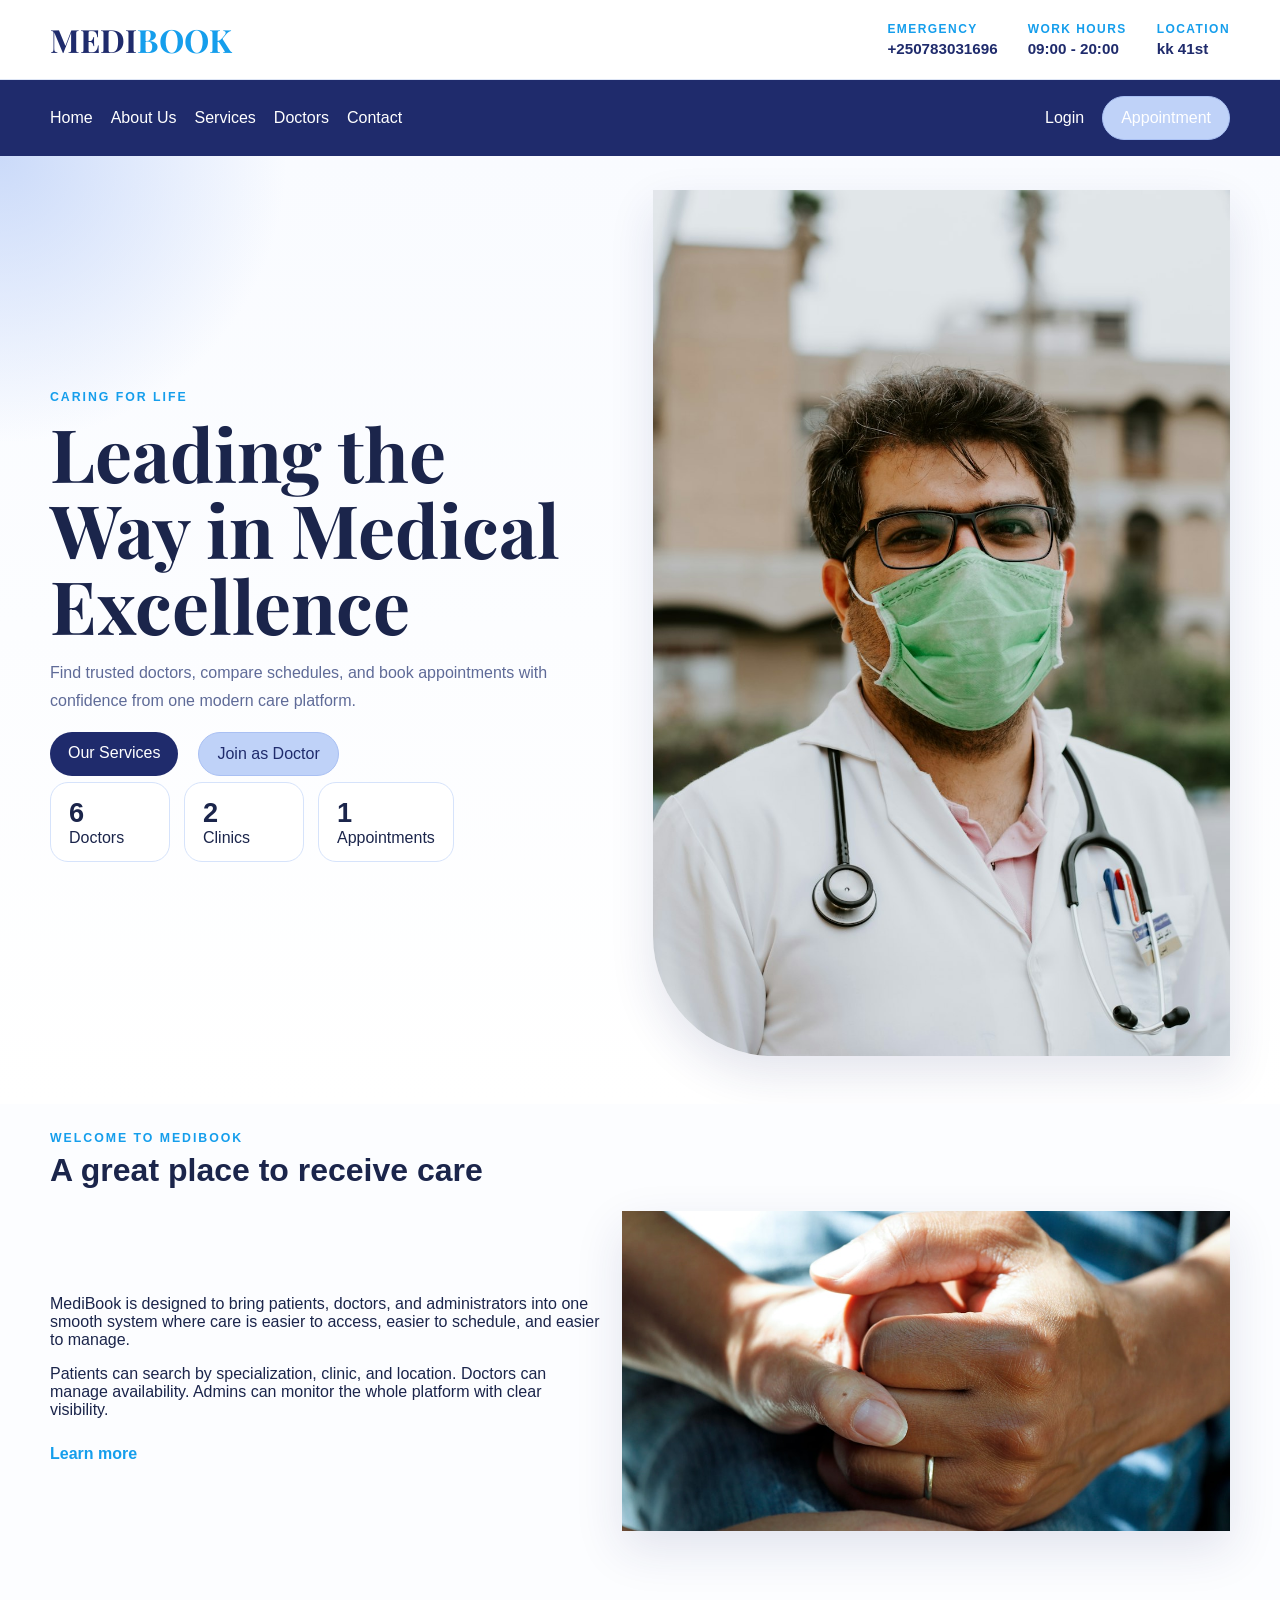
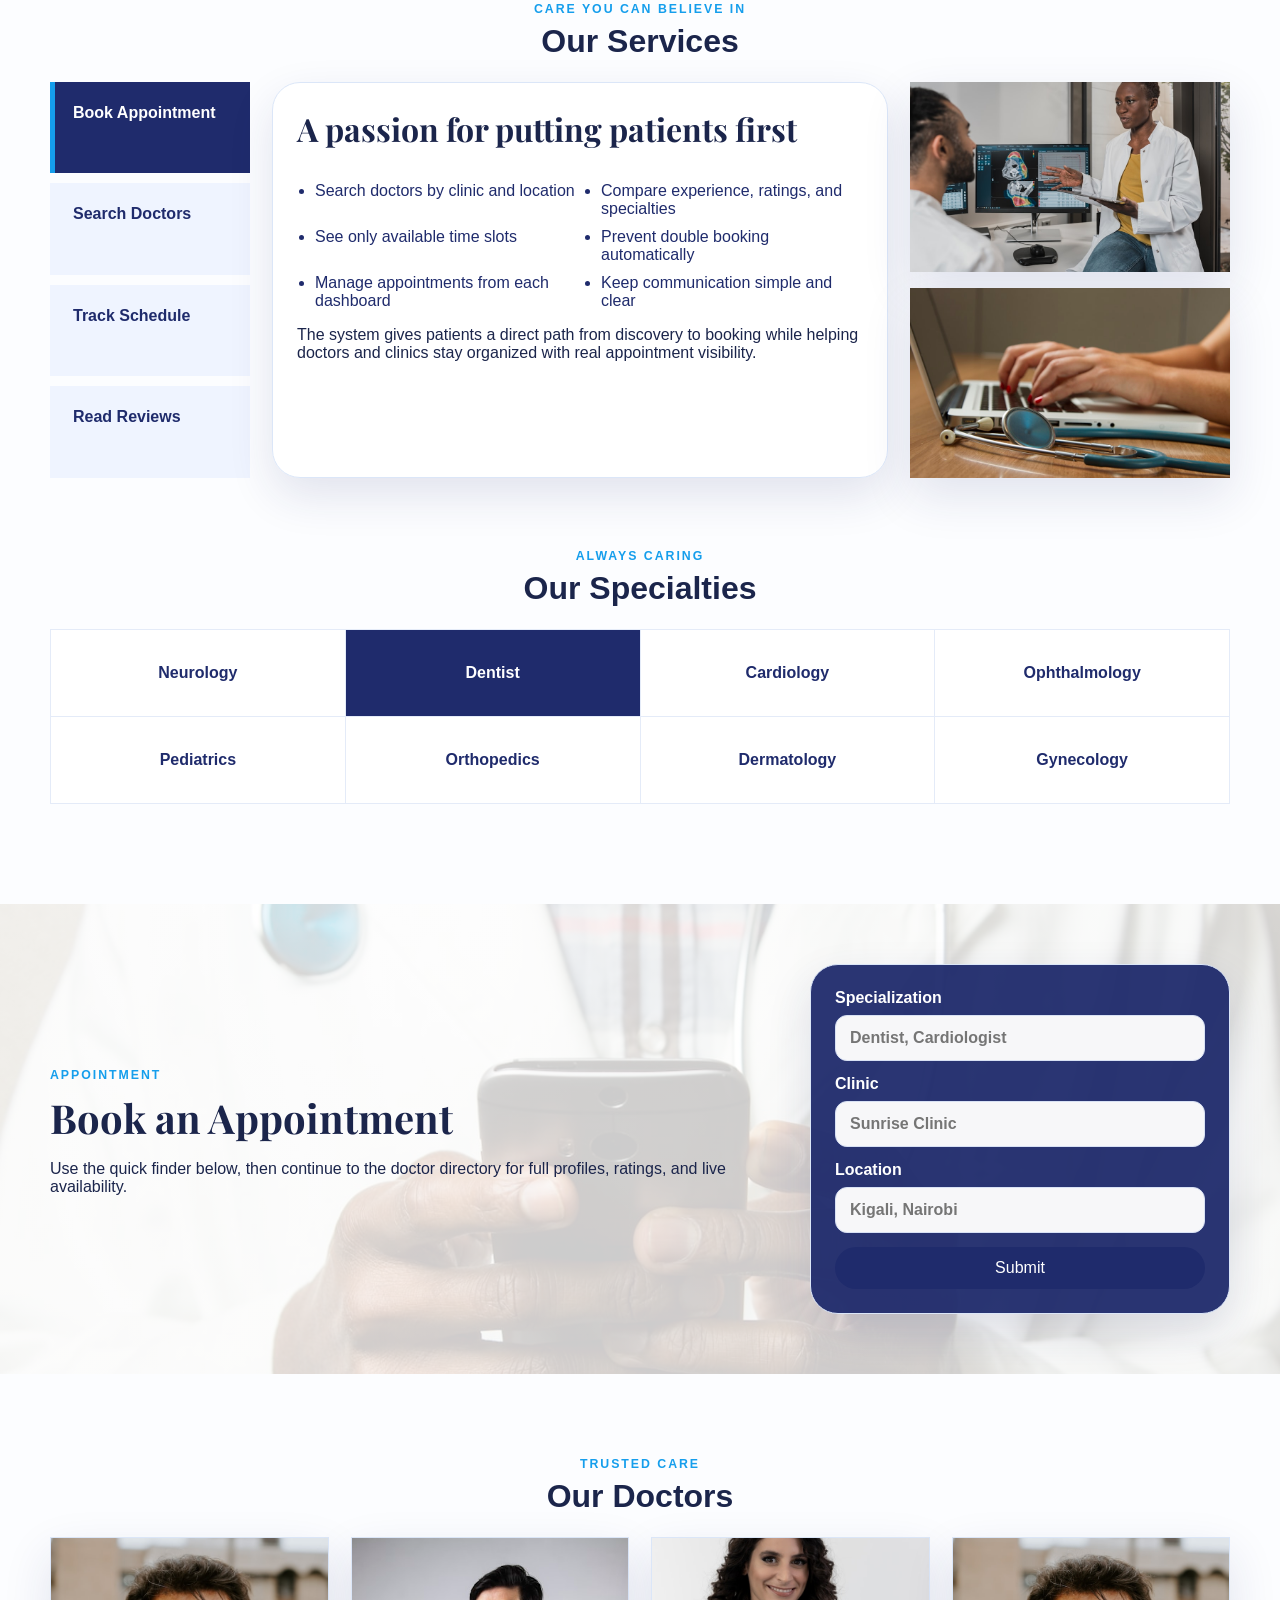
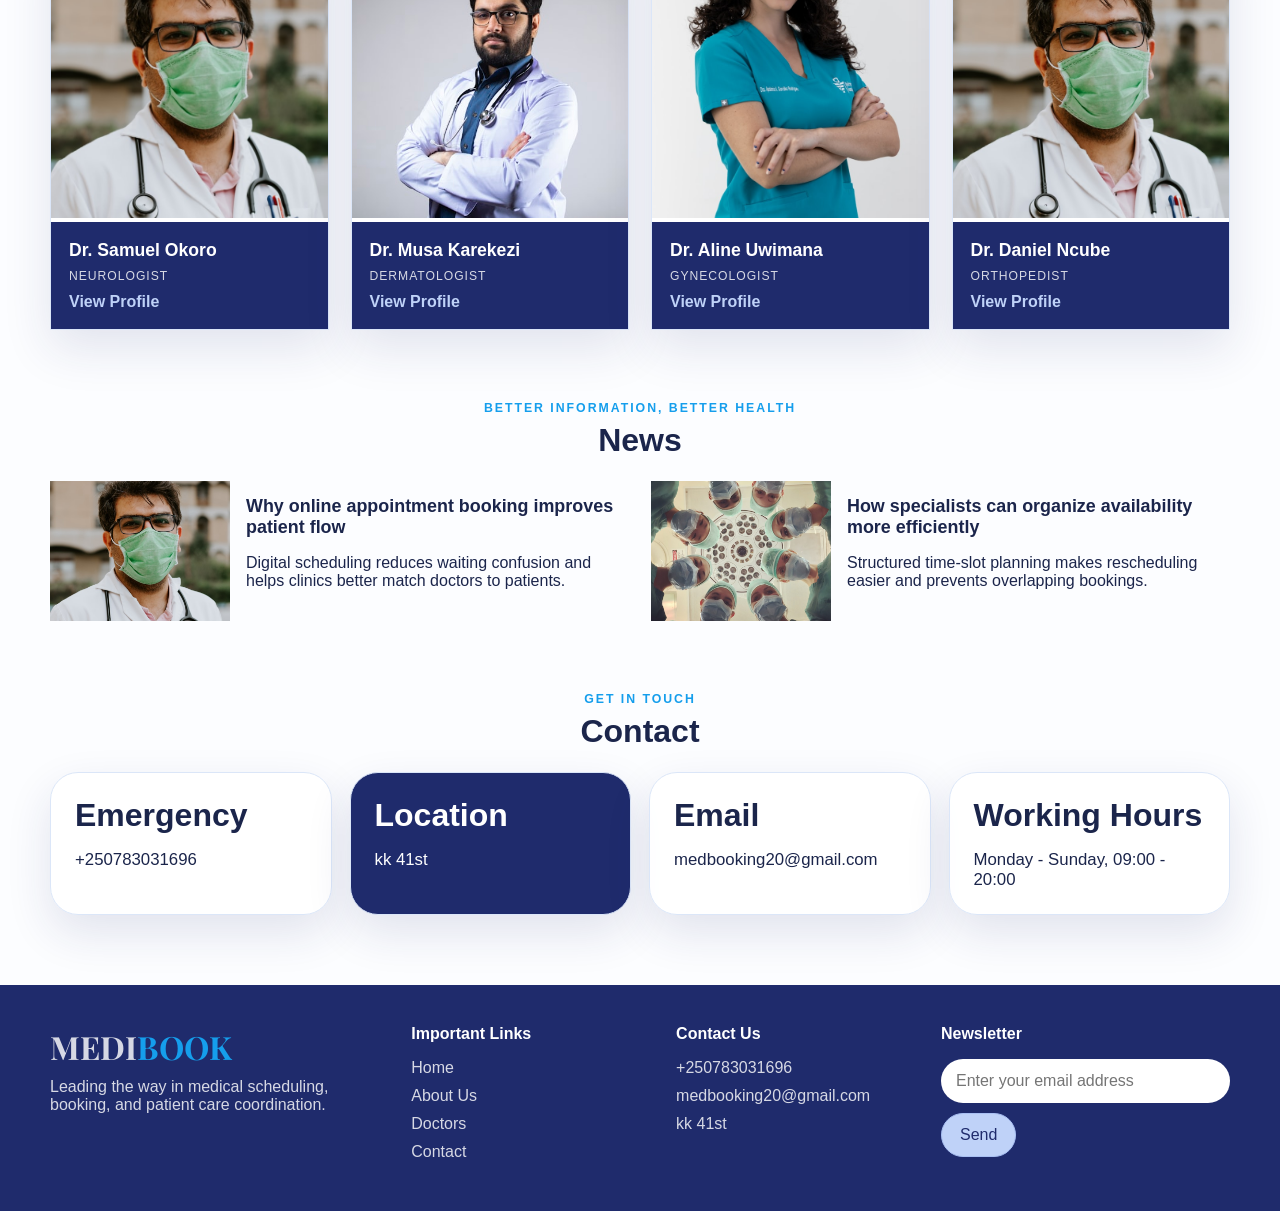
<file: index.html>
<!DOCTYPE html>
<html lang="en">
<head>
  <meta charset="UTF-8">
  <meta name="viewport" content="width=device-width, initial-scale=1.0">
  <title>MediBook | Medical Excellence</title>
  <link rel="preconnect" href="https://fonts.googleapis.com">
  <link rel="preconnect" href="https://fonts.gstatic.com" crossorigin>
  <link href="https://fonts.googleapis.com/css2?family=Manrope:wght@400;500;700;800&family=Playfair+Display:wght@600;700&display=swap" rel="stylesheet">
  <link rel="stylesheet" href="assets/css/styles.css">
</head>
<body data-page="home" class="med-style-home">
  <header class="med-topbar">
    <div class="med-topbar-inner">
      <a class="brand med-brand" href="index.html">MEDI<span>BOOK</span></a>
      <div class="med-contact-row">
        <article>
          <span>Emergency</span>
          <strong>+250783031696</strong>
        </article>
        <article>
          <span>Work Hours</span>
          <strong>09:00 - 20:00</strong>
        </article>
        <article>
          <span>Location</span>
          <strong>kk 41st</strong>
        </article>
      </div>
    </div>
  </header>

  <header class="med-navbar">
    <div class="med-navbar-inner">
      <nav class="med-links">
        <a href="index.html">Home</a>
        <a href="#about">About Us</a>
        <a href="#services">Services</a>
        <a href="doctors.html">Doctors</a>
        <a href="#contact">Contact</a>
      </nav>
      <div class="med-actions">
        <a href="login.html">Login</a>
        <a class="btn btn-secondary" href="register.html">Appointment</a>
      </div>
    </div>
  </header>

  <main>
    <section class="med-hero">
      <div class="med-hero-inner">
        <div class="med-hero-copy">
          <span class="eyebrow">Caring For Life</span>
          <h1>Leading the Way in Medical Excellence</h1>
          <p>Find trusted doctors, compare schedules, and book appointments with confidence from one modern care platform.</p>
          <div class="hero-actions hero-actions-wide">
            <a class="btn btn-primary" href="doctors.html">Our Services</a>
            <a class="btn btn-secondary" href="register.html">Join as Doctor</a>
          </div>
          <div class="hero-stats med-hero-stats">
            <article><strong id="stat-doctors">0</strong><span>Doctors</span></article>
            <article><strong id="stat-clinics">0</strong><span>Clinics</span></article>
            <article><strong id="stat-bookings">0</strong><span>Appointments</span></article>
          </div>
        </div>
        <div class="med-hero-image-wrap">
          <img class="med-hero-image" src="assets/images/home/hero-doctor.jpg" alt="Black doctor smiling in white coat">
        </div>
      </div>
    </section>

    <section id="about" class="med-welcome section">
      <div class="section-heading">
        <span class="eyebrow">Welcome To MediBook</span>
        <h2>A great place to receive care</h2>
      </div>
      <div class="med-welcome-grid">
        <div>
          <p>MediBook is designed to bring patients, doctors, and administrators into one smooth system where care is easier to access, easier to schedule, and easier to manage.</p>
          <p>Patients can search by specialization, clinic, and location. Doctors can manage availability. Admins can monitor the whole platform with clear visibility.</p>
          <a class="med-link-arrow" href="about.html">Learn more</a>
        </div>
        <img src="assets/images/home/about-team.jpg" alt="Medical team standing together">
      </div>
    </section>

    <section id="services" class="section">
      <div class="section-heading center-heading">
        <span class="eyebrow">Care You Can Believe In</span>
        <h2>Our Services</h2>
      </div>
      <div class="med-services-layout">
        <div class="med-service-tabs">
          <article class="med-tab active">Book Appointment</article>
          <article class="med-tab">Search Doctors</article>
          <article class="med-tab">Track Schedule</article>
          <article class="med-tab">Read Reviews</article>
        </div>
        <div class="card med-service-copy">
          <h3>A passion for putting patients first</h3>
          <ul class="med-check-list">
            <li>Search doctors by clinic and location</li>
            <li>Compare experience, ratings, and specialties</li>
            <li>See only available time slots</li>
            <li>Prevent double booking automatically</li>
            <li>Manage appointments from each dashboard</li>
            <li>Keep communication simple and clear</li>
          </ul>
          <p>The system gives patients a direct path from discovery to booking while helping doctors and clinics stay organized with real appointment visibility.</p>
        </div>
        <div class="med-service-images">
          <img src="assets/images/home/service-consultation.jpg" alt="Doctor speaking with patient">
          <img src="assets/images/home/service-team.jpg" alt="Doctors posing together">
        </div>
      </div>
    </section>

    <section class="section">
      <div class="section-heading center-heading">
        <span class="eyebrow">Always Caring</span>
        <h2>Our Specialties</h2>
      </div>
      <div class="med-specialties-grid">
        <article class="med-specialty-card">Neurology</article>
        <article class="med-specialty-card featured">Dentist</article>
        <article class="med-specialty-card">Cardiology</article>
        <article class="med-specialty-card">Ophthalmology</article>
        <article class="med-specialty-card">Pediatrics</article>
        <article class="med-specialty-card">Orthopedics</article>
        <article class="med-specialty-card">Dermatology</article>
        <article class="med-specialty-card">Gynecology</article>
      </div>
    </section>

    <section class="med-booking-band">
      <div class="med-booking-overlay">
        <div class="med-booking-copy">
          <span class="eyebrow">Appointment</span>
          <h2>Book an Appointment</h2>
          <p>Use the quick finder below, then continue to the doctor directory for full profiles, ratings, and live availability.</p>
        </div>
        <div class="med-booking-form card">
          <form id="home-search-form" class="stack-form">
            <label>Specialization<input type="text" name="specialization" placeholder="Dentist, Cardiologist"></label>
            <label>Clinic<input type="text" name="clinic" placeholder="Sunrise Clinic"></label>
            <label>Location<input type="text" name="location" placeholder="Kigali, Nairobi"></label>
            <button class="btn btn-primary" type="submit">Submit</button>
          </form>
        </div>
      </div>
    </section>

    <section class="section">
      <div class="section-heading center-heading">
        <span class="eyebrow">Trusted Care</span>
        <h2>Our Doctors</h2>
      </div>
      <div class="med-doctors-preview">
        <article class="med-doctor-preview">
          <img src="assets/images/doctors/samuel-okoro.jpg" alt="Black male neurologist in white coat">
          <div>
            <h3>Dr. Samuel Okoro</h3>
            <p>Neurologist</p>
            <a href="doctor-profile.html?id=d3">View Profile</a>
          </div>
        </article>
        <article class="med-doctor-preview">
          <img src="assets/images/doctors/musa-karekezi.jpg" alt="Black male dermatologist smiling">
          <div>
            <h3>Dr. Musa Karekezi</h3>
            <p>Dermatologist</p>
            <a href="doctor-profile.html?id=d4">View Profile</a>
          </div>
        </article>
        <article class="med-doctor-preview">
          <img src="assets/images/doctors/aline-uwimana.jpg" alt="Black female gynecologist smiling">
          <div>
            <h3>Dr. Aline Uwimana</h3>
            <p>Gynecologist</p>
            <a href="doctor-profile.html?id=d5">View Profile</a>
          </div>
        </article>
        <article class="med-doctor-preview">
          <img src="assets/images/doctors/daniel-ncube.jpg" alt="Black male orthopedist in consultation attire">
          <div>
            <h3>Dr. Daniel Ncube</h3>
            <p>Orthopedist</p>
            <a href="doctor-profile.html?id=d6">View Profile</a>
          </div>
        </article>
      </div>
    </section>

    <section class="section">
      <div class="section-heading center-heading">
        <span class="eyebrow">Better Information, Better Health</span>
        <h2>News</h2>
      </div>
      <div class="med-news-grid">
        <article class="med-news-card">
          <img src="assets/images/news/news-one.jpg" alt="Doctor consultation">
          <div>
            <h3>Why online appointment booking improves patient flow</h3>
            <p>Digital scheduling reduces waiting confusion and helps clinics better match doctors to patients.</p>
          </div>
        </article>
        <article class="med-news-card">
          <img src="assets/images/news/news-two.jpg" alt="Doctor assisting patient">
          <div>
            <h3>How specialists can organize availability more efficiently</h3>
            <p>Structured time-slot planning makes rescheduling easier and prevents overlapping bookings.</p>
          </div>
        </article>
      </div>
    </section>

    <section id="contact" class="section alt-section">
      <div class="section-heading center-heading">
        <span class="eyebrow">Get In Touch</span>
        <h2>Contact</h2>
      </div>
      <div class="contact-grid">
        <article class="card contact-card">
          <h2>Emergency</h2>
          <p><a href="tel:+250783031696">+250783031696</a></p>
        </article>
        <article class="card contact-card featured-contact">
          <h2>Location</h2>
          <p>kk 41st</p>
        </article>
        <article class="card contact-card">
          <h2>Email</h2>
          <p><a href="mailto:medbooking20@gmail.com">medbooking20@gmail.com</a></p>
        </article>
        <article class="card contact-card">
          <h2>Working Hours</h2>
          <p>Monday - Sunday, 09:00 - 20:00</p>
        </article>
      </div>
    </section>
  </main>

  <footer class="med-footer">
    <div class="med-footer-grid">
      <div>
        <a class="brand med-brand" href="index.html">MEDI<span>BOOK</span></a>
        <p>Leading the way in medical scheduling, booking, and patient care coordination.</p>
      </div>
      <div>
        <h3>Important Links</h3>
        <a href="index.html">Home</a>
        <a href="about.html">About Us</a>
        <a href="doctors.html">Doctors</a>
        <a href="contact.html">Contact</a>
      </div>
      <div>
        <h3>Contact Us</h3>
        <p>+250783031696</p>
        <p>medbooking20@gmail.com</p>
        <p>kk 41st</p>
      </div>
      <div>
        <h3>Newsletter</h3>
        <div class="med-newsletter">
          <input type="email" placeholder="Enter your email address">
          <button class="btn btn-secondary" type="button">Send</button>
        </div>
      </div>
    </div>
  </footer>

  <script src="assets/js/app.js"></script>
</body>
</html>
</file>
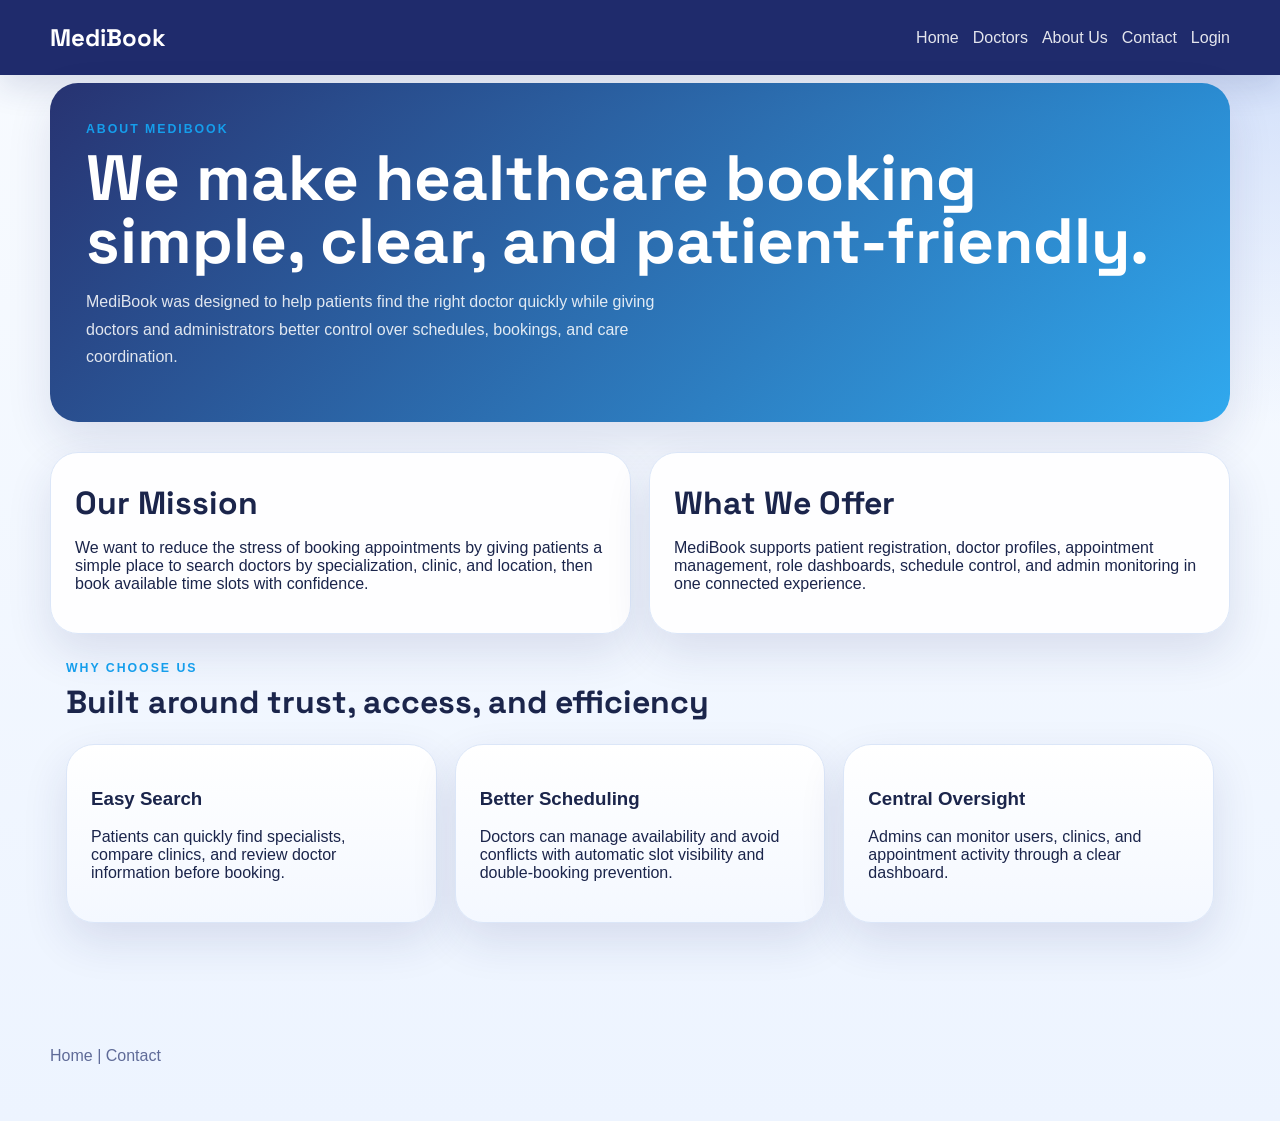
<file: about.html>
<!DOCTYPE html>
<html lang="en">
<head>
  <meta charset="UTF-8">
  <meta name="viewport" content="width=device-width, initial-scale=1.0">
  <title>MediBook | About Us</title>
  <link rel="preconnect" href="https://fonts.googleapis.com">
  <link rel="preconnect" href="https://fonts.gstatic.com" crossorigin>
  <link href="https://fonts.googleapis.com/css2?family=Manrope:wght@400;500;700;800&family=Space+Grotesk:wght@500;700&display=swap" rel="stylesheet">
  <link rel="stylesheet" href="assets/css/styles.css">
</head>
<body>
  <header class="site-header">
    <a class="brand" href="index.html">MediBook</a>
    <nav class="top-nav">
      <a href="index.html">Home</a>
      <a href="doctors.html">Doctors</a>
      <a href="about.html">About Us</a>
      <a href="contact.html">Contact</a>
      <a href="login.html">Login</a>
    </nav>
  </header>

  <main class="page-shell">
    <section class="page-banner static-banner">
      <div>
        <span class="eyebrow">About MediBook</span>
        <h1>We make healthcare booking simple, clear, and patient-friendly.</h1>
        <p>MediBook was designed to help patients find the right doctor quickly while giving doctors and administrators better control over schedules, bookings, and care coordination.</p>
      </div>
    </section>

    <section class="grid-two">
      <article class="card">
        <h2>Our Mission</h2>
        <p>We want to reduce the stress of booking appointments by giving patients a simple place to search doctors by specialization, clinic, and location, then book available time slots with confidence.</p>
      </article>
      <article class="card">
        <h2>What We Offer</h2>
        <p>MediBook supports patient registration, doctor profiles, appointment management, role dashboards, schedule control, and admin monitoring in one connected experience.</p>
      </article>
    </section>

    <section class="section">
      <div class="section-heading">
        <span class="eyebrow">Why Choose Us</span>
        <h2>Built around trust, access, and efficiency</h2>
      </div>
      <div class="feature-grid">
        <article class="feature-card">
          <h3>Easy Search</h3>
          <p>Patients can quickly find specialists, compare clinics, and review doctor information before booking.</p>
        </article>
        <article class="feature-card">
          <h3>Better Scheduling</h3>
          <p>Doctors can manage availability and avoid conflicts with automatic slot visibility and double-booking prevention.</p>
        </article>
        <article class="feature-card">
          <h3>Central Oversight</h3>
          <p>Admins can monitor users, clinics, and appointment activity through a clear dashboard.</p>
        </article>
      </div>
    </section>
  </main>

  <footer class="site-footer">
    <p><a href="index.html">Home</a> | <a href="contact.html">Contact</a></p>
  </footer>
</body>
</html>
</file>
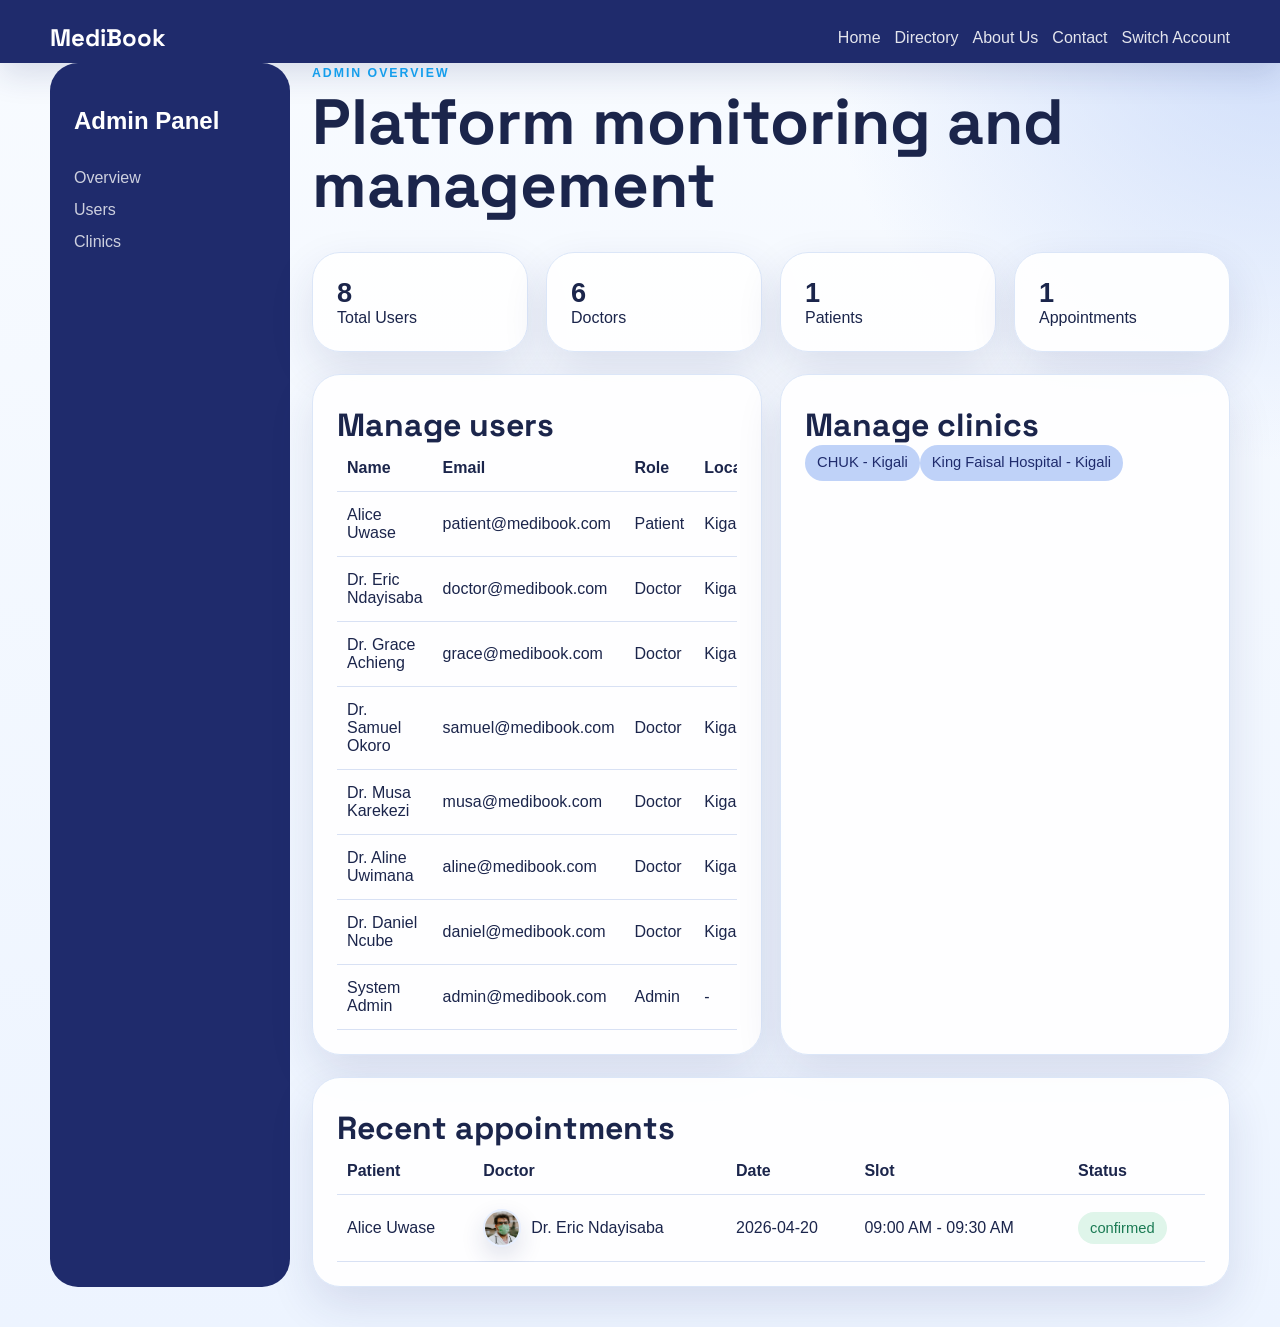
<file: admin-dashboard.html>
<!DOCTYPE html>
<html lang="en">
<head>
  <meta charset="UTF-8">
  <meta name="viewport" content="width=device-width, initial-scale=1.0">
  <title>MediBook | Admin Dashboard</title>
  <link rel="preconnect" href="https://fonts.googleapis.com">
  <link rel="preconnect" href="https://fonts.gstatic.com" crossorigin>
  <link href="https://fonts.googleapis.com/css2?family=Manrope:wght@400;500;700;800&family=Space+Grotesk:wght@500;700&display=swap" rel="stylesheet">
  <link rel="stylesheet" href="assets/css/styles.css">
</head>
<body data-page="admin-dashboard">
  <header class="site-header compact">
    <a class="brand" href="index.html">MediBook</a>
    <nav class="top-nav">
      <a href="index.html">Home</a>
      <a href="doctors.html">Directory</a>
      <a href="about.html">About Us</a>
      <a href="contact.html">Contact</a>
      <a href="login.html">Switch Account</a>
    </nav>
  </header>

  <main class="dashboard-shell">
    <aside class="dashboard-sidebar">
      <h2>Admin Panel</h2>
      <a href="admin-dashboard.html">Overview</a>
      <a href="#users">Users</a>
      <a href="#clinics">Clinics</a>
    </aside>
    <section class="dashboard-main">
      <div class="dashboard-top">
        <div>
          <span class="eyebrow">Admin Overview</span>
          <h1>Platform monitoring and management</h1>
        </div>
      </div>

      <section class="stats-grid">
        <article class="card"><strong id="admin-total-users">0</strong><span>Total Users</span></article>
        <article class="card"><strong id="admin-total-doctors">0</strong><span>Doctors</span></article>
        <article class="card"><strong id="admin-total-patients">0</strong><span>Patients</span></article>
        <article class="card"><strong id="admin-total-appointments">0</strong><span>Appointments</span></article>
      </section>

      <section class="grid-two">
        <div class="table-card" id="users">
          <h2>Manage users</h2>
          <div id="admin-users-table"></div>
        </div>
        <div class="table-card" id="clinics">
          <h2>Manage clinics</h2>
          <div id="admin-clinics-list"></div>
        </div>
      </section>

      <section class="table-card">
        <h2>Recent appointments</h2>
        <div id="admin-appointments-table"></div>
      </section>
    </section>
  </main>

  <script src="assets/js/app.js"></script>
</body>
</html>
</file>
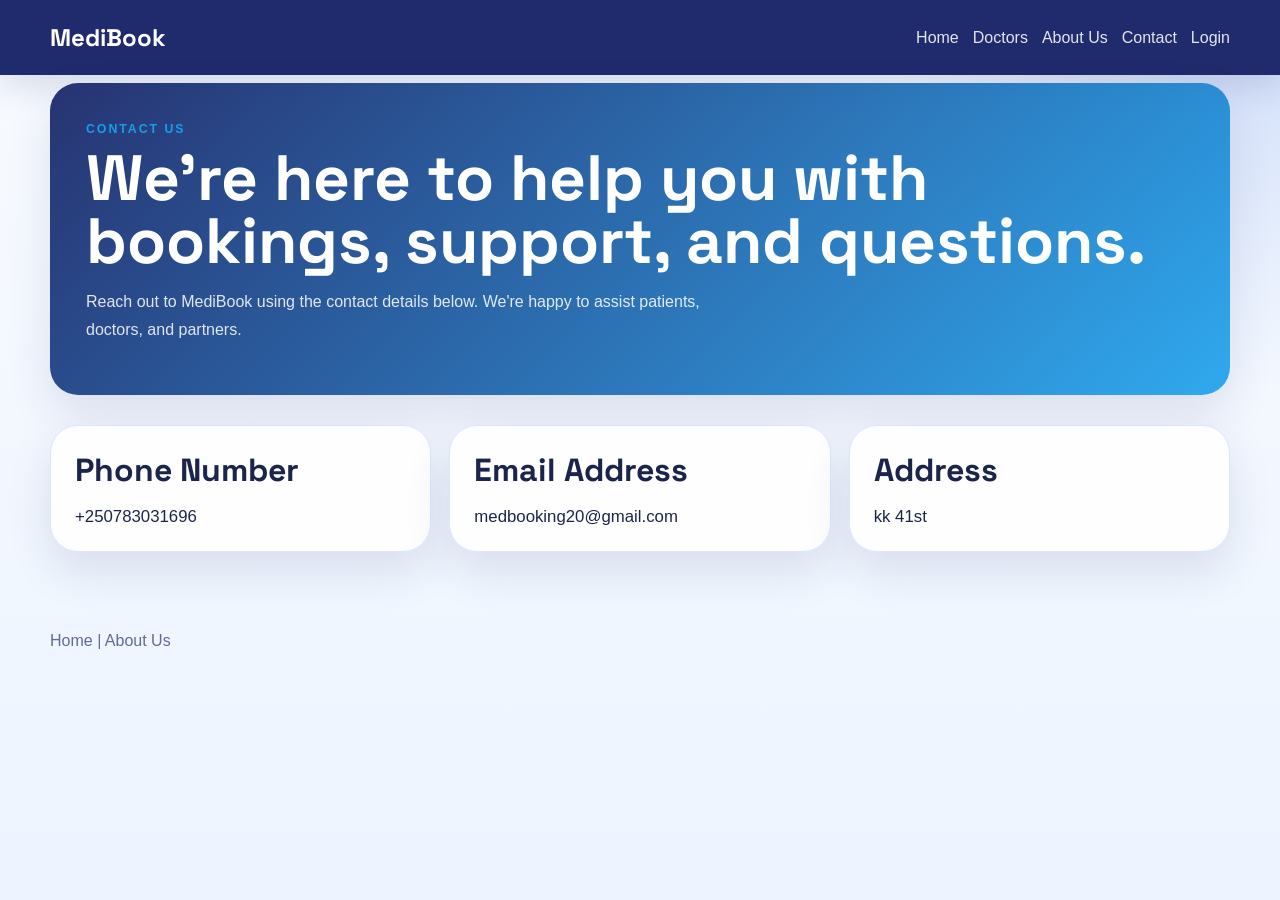
<file: contact.html>
<!DOCTYPE html>
<html lang="en">
<head>
  <meta charset="UTF-8">
  <meta name="viewport" content="width=device-width, initial-scale=1.0">
  <title>MediBook | Contact</title>
  <link rel="preconnect" href="https://fonts.googleapis.com">
  <link rel="preconnect" href="https://fonts.gstatic.com" crossorigin>
  <link href="https://fonts.googleapis.com/css2?family=Manrope:wght@400;500;700;800&family=Space+Grotesk:wght@500;700&display=swap" rel="stylesheet">
  <link rel="stylesheet" href="assets/css/styles.css">
</head>
<body>
  <header class="site-header">
    <a class="brand" href="index.html">MediBook</a>
    <nav class="top-nav">
      <a href="index.html">Home</a>
      <a href="doctors.html">Doctors</a>
      <a href="about.html">About Us</a>
      <a href="contact.html">Contact</a>
      <a href="login.html">Login</a>
    </nav>
  </header>

  <main class="page-shell">
    <section class="page-banner static-banner">
      <div>
        <span class="eyebrow">Contact Us</span>
        <h1>We're here to help you with bookings, support, and questions.</h1>
        <p>Reach out to MediBook using the contact details below. We're happy to assist patients, doctors, and partners.</p>
      </div>
    </section>

    <section class="contact-grid">
      <article class="card contact-card">
        <h2>Phone Number</h2>
        <p><a href="tel:+250783031696">+250783031696</a></p>
      </article>
      <article class="card contact-card">
        <h2>Email Address</h2>
        <p><a href="mailto:medbooking20@gmail.com">medbooking20@gmail.com</a></p>
      </article>
      <article class="card contact-card">
        <h2>Address</h2>
        <p>kk 41st</p>
      </article>
    </section>
  </main>

  <footer class="site-footer">
    <p><a href="index.html">Home</a> | <a href="about.html">About Us</a></p>
  </footer>
</body>
</html>
</file>
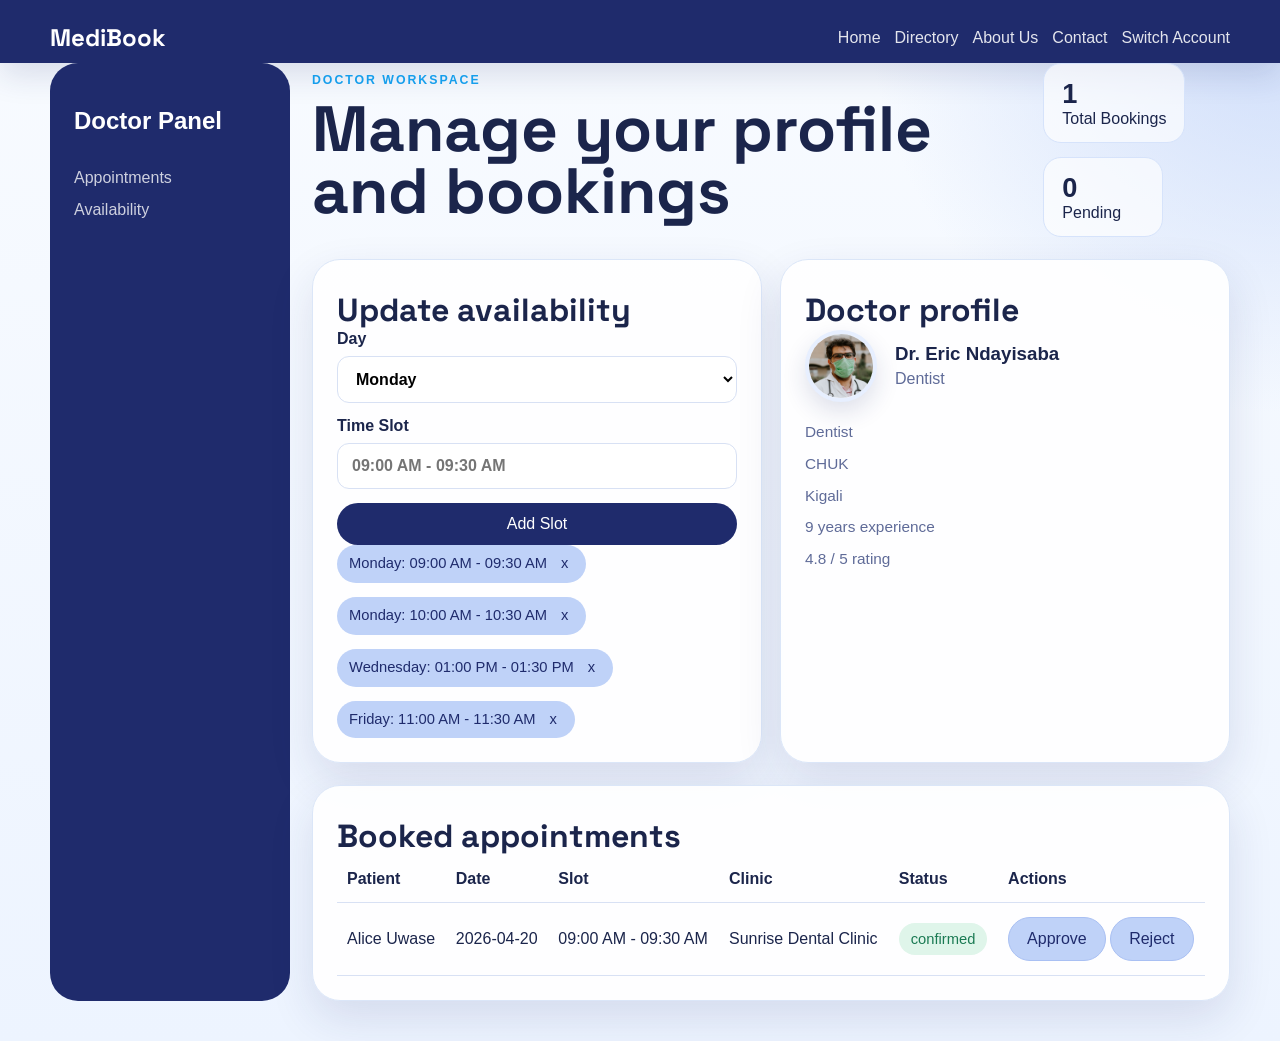
<file: doctor-dashboard.html>
<!DOCTYPE html>
<html lang="en">
<head>
  <meta charset="UTF-8">
  <meta name="viewport" content="width=device-width, initial-scale=1.0">
  <title>MediBook | Doctor Dashboard</title>
  <link rel="preconnect" href="https://fonts.googleapis.com">
  <link rel="preconnect" href="https://fonts.gstatic.com" crossorigin>
  <link href="https://fonts.googleapis.com/css2?family=Manrope:wght@400;500;700;800&family=Space+Grotesk:wght@500;700&display=swap" rel="stylesheet">
  <link rel="stylesheet" href="assets/css/styles.css">
</head>
<body data-page="doctor-dashboard">
  <header class="site-header compact">
    <a class="brand" href="index.html">MediBook</a>
    <nav class="top-nav">
      <a href="index.html">Home</a>
      <a href="doctors.html">Directory</a>
      <a href="about.html">About Us</a>
      <a href="contact.html">Contact</a>
      <a href="login.html">Switch Account</a>
    </nav>
  </header>

  <main class="dashboard-shell">
    <aside class="dashboard-sidebar">
      <h2>Doctor Panel</h2>
      <a href="doctor-dashboard.html">Appointments</a>
      <a href="#availability">Availability</a>
    </aside>
    <section class="dashboard-main">
      <div class="dashboard-top">
        <div>
          <span class="eyebrow">Doctor Workspace</span>
          <h1>Manage your profile and bookings</h1>
        </div>
        <div class="stats-inline">
          <article><strong id="doctor-total-bookings">0</strong><span>Total Bookings</span></article>
          <article><strong id="doctor-pending-bookings">0</strong><span>Pending</span></article>
        </div>
      </div>

      <section class="grid-two">
        <div class="card">
          <h2>Update availability</h2>
          <form id="availability-form" class="stack-form">
            <label>Day
              <select name="day" required>
                <option value="Monday">Monday</option>
                <option value="Tuesday">Tuesday</option>
                <option value="Wednesday">Wednesday</option>
                <option value="Thursday">Thursday</option>
                <option value="Friday">Friday</option>
                <option value="Saturday">Saturday</option>
              </select>
            </label>
            <label>Time Slot<input type="text" name="slot" placeholder="09:00 AM - 09:30 AM" required></label>
            <button class="btn btn-primary" type="submit">Add Slot</button>
          </form>
          <div id="doctor-availability-list" class="pill-wrap"></div>
        </div>

        <div class="card">
          <h2>Doctor profile</h2>
          <div id="doctor-profile-summary"></div>
        </div>
      </section>

      <section class="table-card">
        <h2>Booked appointments</h2>
        <div id="doctor-appointments"></div>
      </section>
    </section>
  </main>

  <script src="assets/js/app.js"></script>
</body>
</html>
</file>
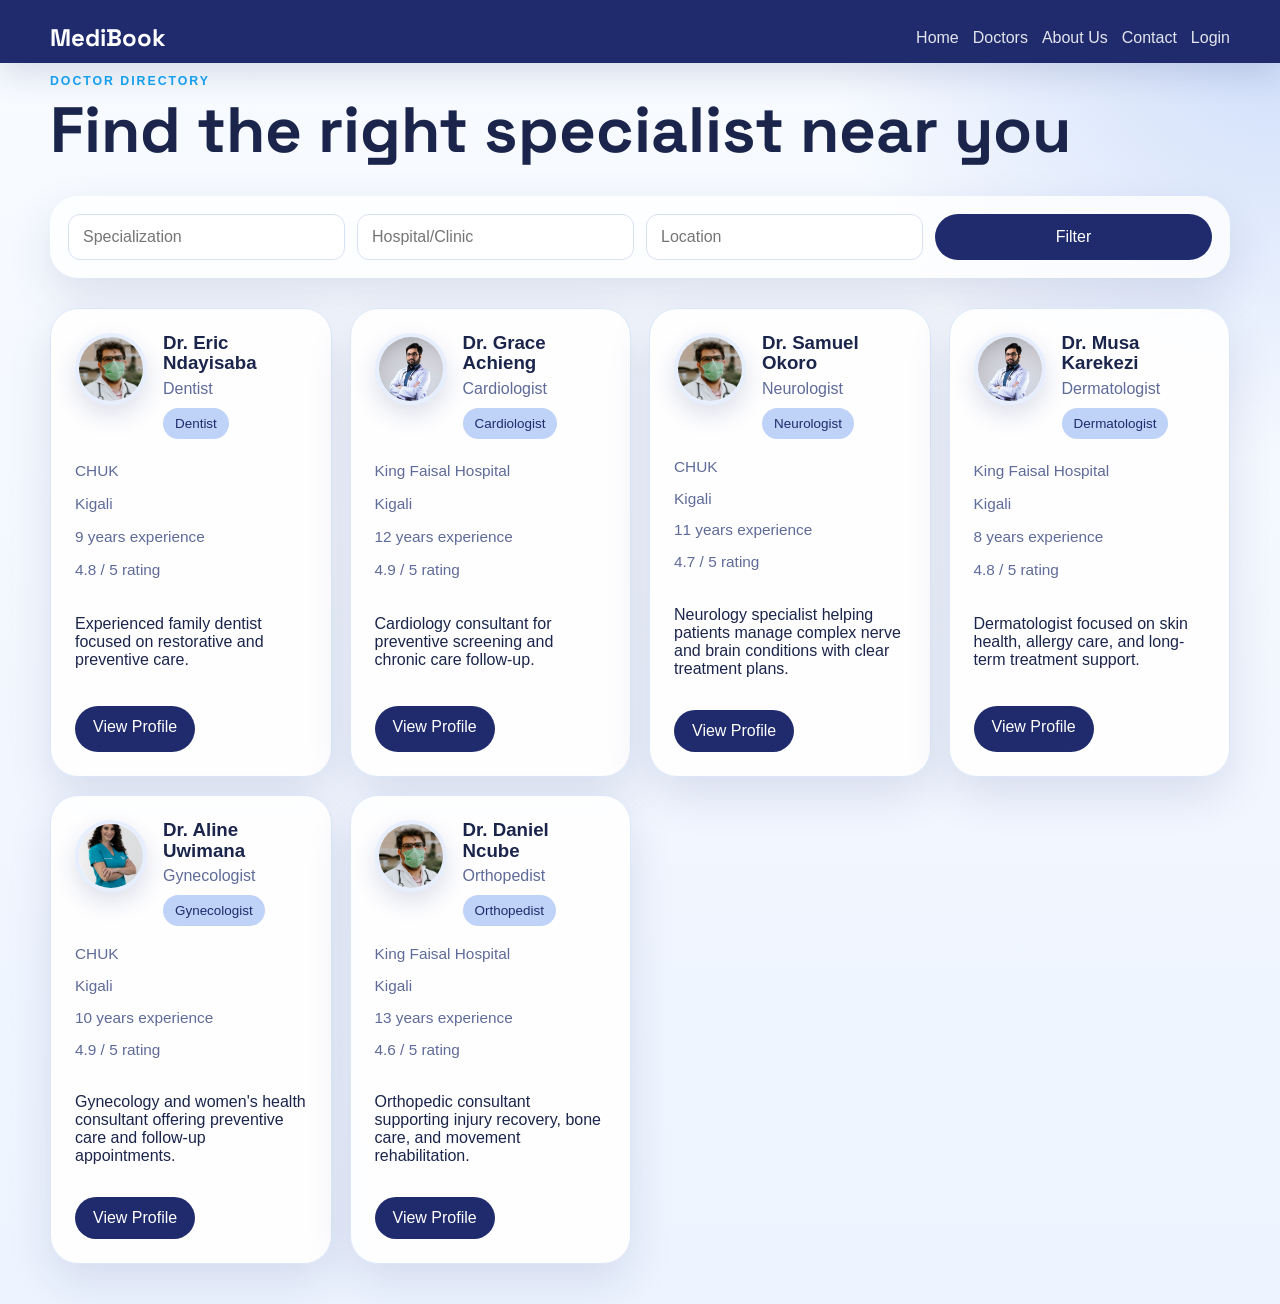
<file: doctors.html>
<!DOCTYPE html>
<html lang="en">
<head>
  <meta charset="UTF-8">
  <meta name="viewport" content="width=device-width, initial-scale=1.0">
  <title>MediBook | Doctors</title>
  <link rel="preconnect" href="https://fonts.googleapis.com">
  <link rel="preconnect" href="https://fonts.gstatic.com" crossorigin>
  <link href="https://fonts.googleapis.com/css2?family=Manrope:wght@400;500;700;800&family=Space+Grotesk:wght@500;700&display=swap" rel="stylesheet">
  <link rel="stylesheet" href="assets/css/styles.css">
</head>
<body data-page="doctors">
  <header class="site-header compact">
    <a class="brand" href="index.html">MediBook</a>
    <nav class="top-nav">
      <a href="index.html">Home</a>
      <a href="doctors.html">Doctors</a>
      <a href="about.html">About Us</a>
      <a href="contact.html">Contact</a>
      <a href="login.html">Login</a>
    </nav>
  </header>

  <main class="page-shell">
    <section class="page-banner">
      <div>
        <span class="eyebrow">Doctor Directory</span>
        <h1>Find the right specialist near you</h1>
      </div>
      <form id="doctor-filter-form" class="filter-bar">
        <input type="text" name="specialization" placeholder="Specialization">
        <input type="text" name="clinic" placeholder="Hospital/Clinic">
        <input type="text" name="location" placeholder="Location">
        <button class="btn btn-primary" type="submit">Filter</button>
      </form>
    </section>

    <section>
      <div id="doctor-results" class="doctor-grid"></div>
    </section>
  </main>

  <script src="assets/js/app.js"></script>
</body>
</html>
</file>
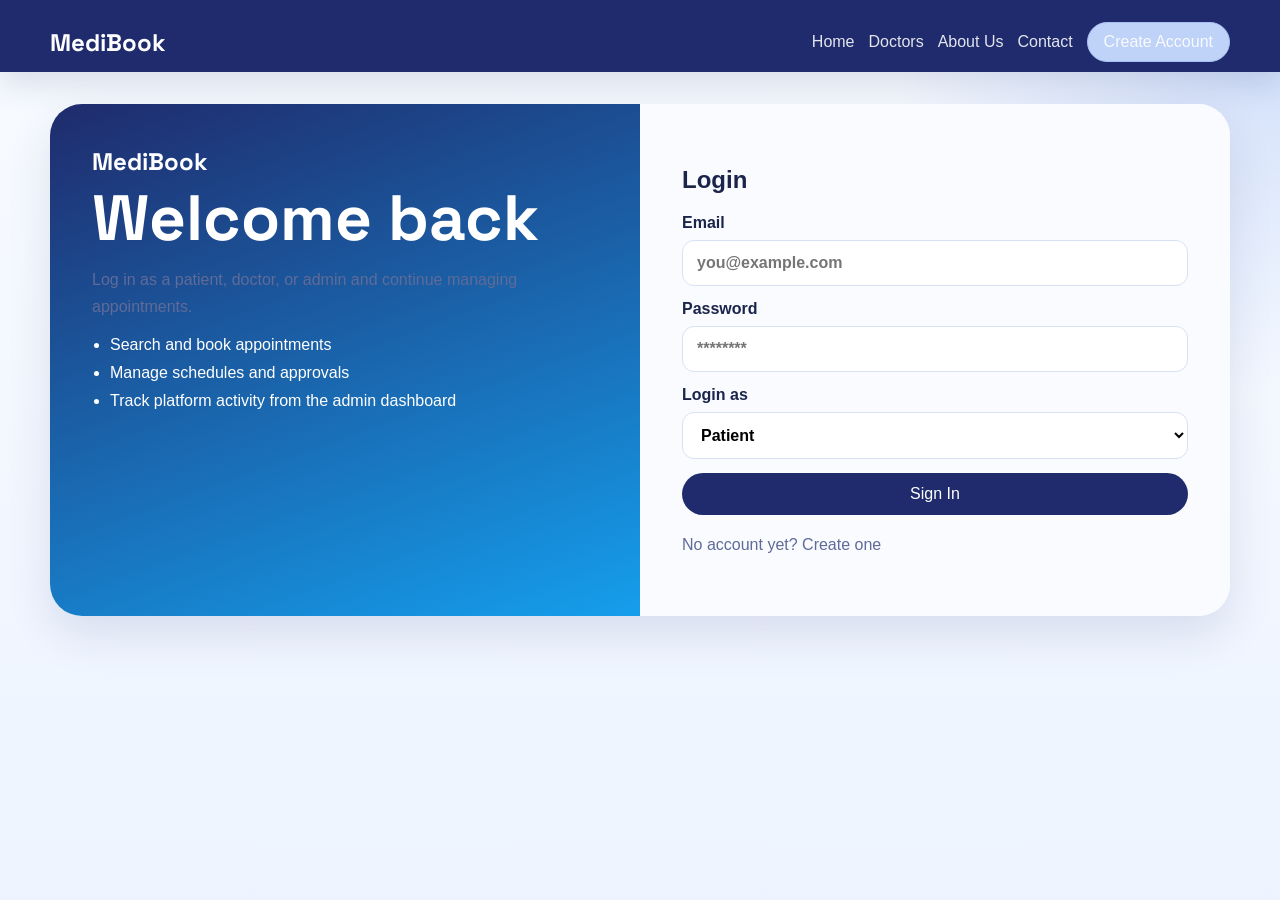
<file: login.html>
<!DOCTYPE html>
<html lang="en">
<head>
  <meta charset="UTF-8">
  <meta name="viewport" content="width=device-width, initial-scale=1.0">
  <title>MediBook | Login</title>
  <link rel="preconnect" href="https://fonts.googleapis.com">
  <link rel="preconnect" href="https://fonts.gstatic.com" crossorigin>
  <link href="https://fonts.googleapis.com/css2?family=Manrope:wght@400;500;700;800&family=Space+Grotesk:wght@500;700&display=swap" rel="stylesheet">
  <link rel="stylesheet" href="assets/css/styles.css">
</head>
<body data-page="login">
  <header class="site-header compact">
    <a class="brand" href="index.html">MediBook</a>
    <nav class="top-nav">
      <a href="index.html">Home</a>
      <a href="doctors.html">Doctors</a>
      <a href="about.html">About Us</a>
      <a href="contact.html">Contact</a>
      <a class="btn btn-secondary" href="register.html">Create Account</a>
    </nav>
  </header>
  <main class="auth-layout auth-layout-page">
    <section class="auth-panel intro-panel">
      <a class="brand" href="index.html">MediBook</a>
      <h1>Welcome back</h1>
      <p>Log in as a patient, doctor, or admin and continue managing appointments.</p>
      <ul class="auth-points">
        <li>Search and book appointments</li>
        <li>Manage schedules and approvals</li>
        <li>Track platform activity from the admin dashboard</li>
      </ul>
    </section>
    <section class="auth-panel form-panel">
      <h2>Login</h2>
      <form id="login-form" class="stack-form">
        <label>Email<input type="email" name="email" placeholder="you@example.com" required></label>
        <label>Password<input type="password" name="password" placeholder="********" required></label>
        <label>Login as
          <select name="role" required>
            <option value="patient">Patient</option>
            <option value="doctor">Doctor</option>
            <option value="admin">Admin</option>
          </select>
        </label>
        <button class="btn btn-primary" type="submit">Sign In</button>
      </form>
      <p class="auth-switch">No account yet? <a href="register.html">Create one</a></p>
    </section>
  </main>
  <script src="assets/js/app.js"></script>
</body>
</html>
</file>
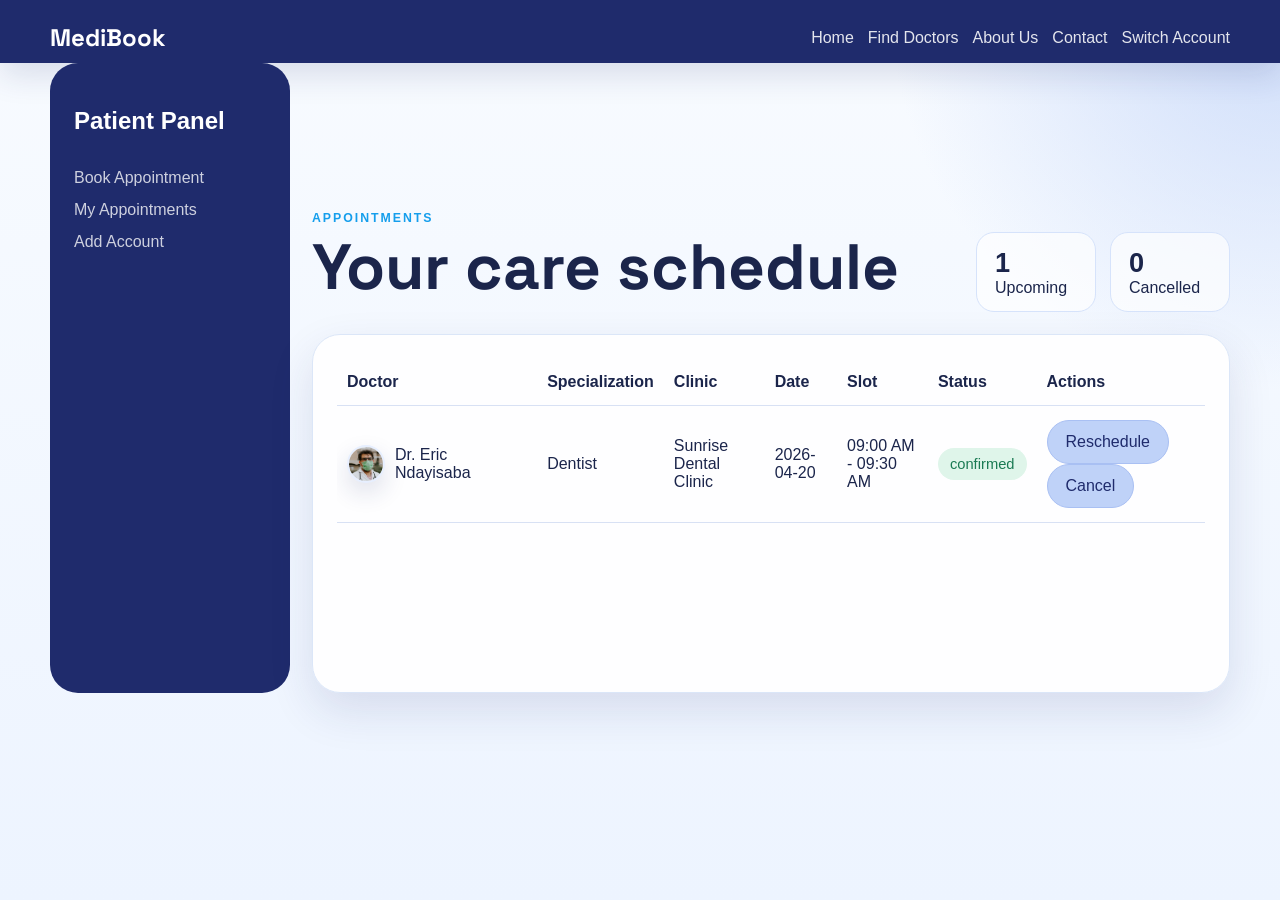
<file: patient-dashboard.html>
<!DOCTYPE html>
<html lang="en">
<head>
  <meta charset="UTF-8">
  <meta name="viewport" content="width=device-width, initial-scale=1.0">
  <title>MediBook | Patient Dashboard</title>
  <link rel="preconnect" href="https://fonts.googleapis.com">
  <link rel="preconnect" href="https://fonts.gstatic.com" crossorigin>
  <link href="https://fonts.googleapis.com/css2?family=Manrope:wght@400;500;700;800&family=Space+Grotesk:wght@500;700&display=swap" rel="stylesheet">
  <link rel="stylesheet" href="assets/css/styles.css">
</head>
<body data-page="patient-dashboard">
  <header class="site-header compact">
    <a class="brand" href="index.html">MediBook</a>
    <nav class="top-nav">
      <a href="index.html">Home</a>
      <a href="doctors.html">Find Doctors</a>
      <a href="about.html">About Us</a>
      <a href="contact.html">Contact</a>
      <a href="login.html">Switch Account</a>
    </nav>
  </header>

  <main class="dashboard-shell">
    <aside class="dashboard-sidebar">
      <h2>Patient Panel</h2>
      <a href="doctors.html">Book Appointment</a>
      <a href="patient-dashboard.html">My Appointments</a>
      <a href="register.html">Add Account</a>
    </aside>
    <section class="dashboard-main">
      <div class="dashboard-top">
        <div>
          <span class="eyebrow">Appointments</span>
          <h1>Your care schedule</h1>
        </div>
        <div class="stats-inline">
          <article><strong id="patient-upcoming-count">0</strong><span>Upcoming</span></article>
          <article><strong id="patient-cancelled-count">0</strong><span>Cancelled</span></article>
        </div>
      </div>
      <div id="patient-appointments" class="table-card"></div>
    </section>
  </main>

  <script src="assets/js/app.js"></script>
</body>
</html>
</file>
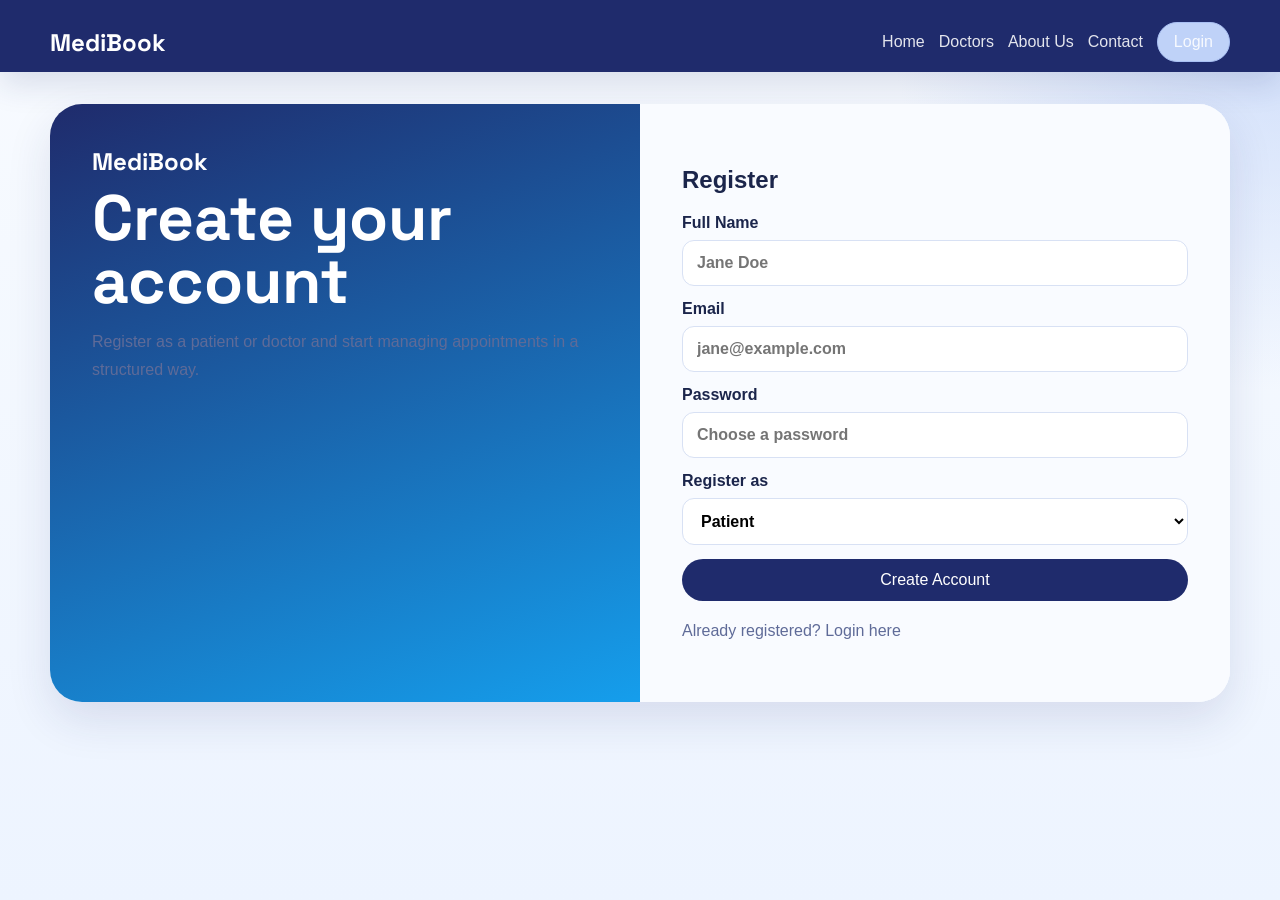
<file: register.html>
<!DOCTYPE html>
<html lang="en">
<head>
  <meta charset="UTF-8">
  <meta name="viewport" content="width=device-width, initial-scale=1.0">
  <title>MediBook | Register</title>
  <link rel="preconnect" href="https://fonts.googleapis.com">
  <link rel="preconnect" href="https://fonts.gstatic.com" crossorigin>
  <link href="https://fonts.googleapis.com/css2?family=Manrope:wght@400;500;700;800&family=Space+Grotesk:wght@500;700&display=swap" rel="stylesheet">
  <link rel="stylesheet" href="assets/css/styles.css">
</head>
<body data-page="register">
  <header class="site-header compact">
    <a class="brand" href="index.html">MediBook</a>
    <nav class="top-nav">
      <a href="index.html">Home</a>
      <a href="doctors.html">Doctors</a>
      <a href="about.html">About Us</a>
      <a href="contact.html">Contact</a>
      <a class="btn btn-secondary" href="login.html">Login</a>
    </nav>
  </header>
  <main class="auth-layout auth-layout-page">
    <section class="auth-panel intro-panel">
      <a class="brand" href="index.html">MediBook</a>
      <h1>Create your account</h1>
      <p>Register as a patient or doctor and start managing appointments in a structured way.</p>
    </section>
    <section class="auth-panel form-panel">
      <h2>Register</h2>
      <form id="register-form" class="stack-form">
        <label>Full Name<input type="text" name="name" placeholder="Jane Doe" required></label>
        <label>Email<input type="email" name="email" placeholder="jane@example.com" required></label>
        <label>Password<input type="password" name="password" placeholder="Choose a password" required></label>
        <label>Register as
          <select name="role" id="register-role" required>
            <option value="patient">Patient</option>
            <option value="doctor">Doctor</option>
          </select>
        </label>
        <div id="doctor-fields" class="conditional-fields hidden">
          <label>Specialization<input type="text" name="specialization" placeholder="Dentist"></label>
          <label>Hospital/Clinic<input type="text" name="clinic" placeholder="Sunrise Clinic"></label>
          <label>Location<input type="text" name="location" placeholder="Kigali"></label>
          <label>Years of Experience<input type="number" name="experience" min="1" placeholder="7"></label>
        </div>
        <button class="btn btn-primary" type="submit">Create Account</button>
      </form>
      <p class="auth-switch">Already registered? <a href="login.html">Login here</a></p>
    </section>
  </main>
  <script src="assets/js/app.js"></script>
</body>
</html>
</file>
<file: assets/css/styles.css>
:root {
  --bg: #f4f8ff;
  --surface: #f9fbff;
  --surface-strong: #ffffff;
  --surface-dark: #1f2b6c;
  --text: #1b254b;
  --muted: #5f6b98;
  --line: #d8e1f4;
  --primary: #1f2b6c;
  --accent: #159eec;
  --accent-soft: #bfd2f8;
  --shadow: 0 18px 45px rgba(31, 43, 108, 0.12);
  --radius-lg: 28px;
  --radius-md: 18px;
  --radius-sm: 12px;
}

* { box-sizing: border-box; }

body {
  margin: 0;
  font-family: Arial, "Manrope", sans-serif;
  color: var(--text);
  background:
    radial-gradient(circle at top right, rgba(191, 210, 248, 0.75), transparent 25%),
    linear-gradient(180deg, #f8fbff 0%, #edf4ff 100%);
  min-height: 100vh;
}

a { color: inherit; text-decoration: none; }
button, input, select { font: inherit; }

.site-header,
.page-shell,
.dashboard-shell,
.site-footer,
.hero,
.section,
.auth-layout {
  width: min(1180px, calc(100% - 32px));
  margin: 0 auto;
}

.site-header {
  display: flex;
  justify-content: space-between;
  align-items: center;
  padding: 22px 0;
  background: var(--surface-dark);
  color: white;
  width: min(1280px, 100%);
  padding-left: max(16px, calc((100% - min(1180px, calc(100% - 32px))) / 2));
  padding-right: max(16px, calc((100% - min(1180px, calc(100% - 32px))) / 2));
  box-shadow: 0 12px 32px rgba(31, 43, 108, 0.14);
}

.site-header.compact { padding-bottom: 10px; }
.brand { font-family: "Space Grotesk", sans-serif; font-size: 1.5rem; font-weight: 700; }

.top-nav {
  display: flex;
  gap: 14px;
  align-items: center;
  flex-wrap: wrap;
}

.top-nav a { color: rgba(255, 255, 255, 0.88); }

.top-nav a,
.med-links a,
.med-actions a,
.dashboard-sidebar a {
  transition: color 0.2s ease, opacity 0.2s ease, background-color 0.2s ease;
}

.top-nav a:hover,
.med-links a:hover,
.med-actions a:hover,
.dashboard-sidebar a:hover {
  color: var(--accent-soft);
}

.btn {
  border: 0;
  border-radius: 999px;
  padding: 12px 18px;
  cursor: pointer;
  transition: transform 0.18s ease, background-color 0.2s ease, color 0.2s ease, box-shadow 0.2s ease, border-color 0.2s ease;
}

.btn-primary { background: var(--primary); color: white; }
.btn-secondary, .btn-ghost { background: var(--accent-soft); color: var(--surface-dark); border: 1px solid #a9c0f3; }
.btn-link { border: 0; background: transparent; cursor: pointer; color: inherit; }

.btn:hover {
  transform: translateY(-2px);
  box-shadow: 0 12px 24px rgba(31, 43, 108, 0.16);
}

.btn-primary:hover,
.btn-primary:focus-visible {
  background: #15215a;
}

.btn-secondary:hover,
.btn-ghost:hover,
.btn-secondary:focus-visible,
.btn-ghost:focus-visible {
  background: #9ebcf5;
  color: #10205d;
  border-color: #87aaf0;
}

.btn:active {
  transform: translateY(0);
  box-shadow: inset 0 3px 8px rgba(0, 0, 0, 0.14);
}

.hero {
  display: grid;
  grid-template-columns: 1.2fr 0.9fr;
  gap: 28px;
  align-items: center;
  padding: 44px 0 40px;
}

.hero-copy h1,
.page-banner h1,
.dashboard-top h1,
.auth-panel h1 {
  font-family: "Space Grotesk", sans-serif;
  font-size: clamp(2.4rem, 5vw, 4.4rem);
  line-height: 0.98;
  margin: 10px 0 14px;
}

.hero-copy p, .page-banner p, .auth-panel p {
  max-width: 620px;
  color: var(--muted);
  line-height: 1.7;
}

.eyebrow {
  letter-spacing: 0.16em;
  text-transform: uppercase;
  color: var(--accent);
  font-size: 0.77rem;
  font-weight: 800;
}

.hero-actions, .hero-stats, .stats-inline, .pill-wrap {
  display: flex;
  flex-wrap: wrap;
  gap: 14px;
}

.hero-actions-wide {
  gap: 20px;
  margin-bottom: 6px;
}

.hero-stats article, .stats-inline article {
  background: rgba(255, 255, 255, 0.66);
  border: 1px solid #d6e3fb;
  border-radius: var(--radius-md);
  padding: 14px 18px;
  min-width: 120px;
}

.hero-stats strong, .stats-inline strong, .stats-grid strong {
  display: block;
  font-size: 1.7rem;
  font-weight: 800;
}

.glass,
.feature-card,
.card,
.table-card,
.doctor-card,
.profile-card {
  background: rgba(255, 255, 255, 0.92);
  border: 1px solid #dbe6f8;
  box-shadow: var(--shadow);
  border-radius: var(--radius-lg);
}

.hero-card, .feature-card, .steps-grid article, .card, .table-card, .doctor-card, .profile-card { padding: 24px; }
.stack-form { display: grid; gap: 14px; }
.stack-form label { display: grid; gap: 8px; font-weight: 700; }

.stack-form input,
.stack-form select,
.filter-bar input {
  width: 100%;
  padding: 13px 14px;
  border-radius: var(--radius-sm);
  border: 1px solid var(--line);
  background: var(--surface-strong);
}

.section { padding: 24px 0 44px; }
.alt-section { padding-bottom: 70px; }
.section-heading { margin-bottom: 22px; }
.section-heading h2, .profile-card h2, .card h2, .table-card h2 {
  font-family: "Space Grotesk", sans-serif;
  margin: 6px 0 0;
  font-size: 2rem;
}

.feature-grid, .steps-grid, .stats-grid, .doctor-grid, .grid-two {
  display: grid;
  gap: 18px;
}

.feature-grid { grid-template-columns: repeat(auto-fit, minmax(220px, 1fr)); }
.steps-grid { grid-template-columns: repeat(auto-fit, minmax(240px, 1fr)); }
.doctor-grid { grid-template-columns: repeat(auto-fit, minmax(280px, 1fr)); }
.grid-two { grid-template-columns: repeat(2, minmax(0, 1fr)); }
.stats-grid { grid-template-columns: repeat(auto-fit, minmax(180px, 1fr)); }

.steps-grid article span {
  display: inline-flex;
  width: 46px;
  height: 46px;
  border-radius: 50%;
  align-items: center;
  justify-content: center;
  background: var(--accent-soft);
  color: var(--surface-dark);
  font-weight: 800;
}

.feature-card,
.steps-grid article {
  background: linear-gradient(180deg, #ffffff 0%, #f4f8ff 100%);
}

.site-footer { padding: 24px 0 40px; color: var(--muted); }
.auth-body { display: grid; place-items: center; min-height: 100vh; }

.auth-layout {
  display: grid;
  grid-template-columns: 1fr 1fr;
  overflow: hidden;
  border-radius: 32px;
  box-shadow: var(--shadow);
  background: rgba(255, 255, 255, 0.82);
}

.auth-layout-page {
  margin-top: 32px;
  margin-bottom: 40px;
}

.auth-panel { padding: 42px; }
.intro-panel { background: linear-gradient(160deg, #1f2b6c, #159eec); color: white; }
.auth-points { display: grid; gap: 10px; padding-left: 18px; }
.form-panel { background: var(--surface); }
.auth-switch, .demo-note, .muted, .meta-list, .availability-list, .review-list { color: var(--muted); }
.conditional-fields.hidden { display: none; }

.page-shell, .dashboard-shell { padding-bottom: 40px; }
.page-banner { display: grid; gap: 20px; margin: 8px 0 30px; }
.static-banner {
  padding: 36px;
  border-radius: var(--radius-lg);
  background: linear-gradient(135deg, rgba(31, 43, 108, 0.96), rgba(21, 158, 236, 0.88));
  color: white;
  box-shadow: var(--shadow);
}

.static-banner p {
  color: rgba(255, 255, 255, 0.86);
}

.filter-bar {
  display: grid;
  grid-template-columns: repeat(4, 1fr);
  gap: 12px;
  padding: 18px;
  border-radius: var(--radius-lg);
  background: rgba(255, 255, 255, 0.8);
  box-shadow: var(--shadow);
}

.badge, .slot-pill, .status-pill {
  display: inline-flex;
  align-items: center;
  gap: 8px;
  padding: 8px 12px;
  border-radius: 999px;
  font-size: 0.92rem;
}

.badge, .slot-pill { background: var(--accent-soft); color: var(--surface-dark); }
.slot-pill {
  line-height: 1.35;
  white-space: normal;
}
.status-pill.confirmed { background: #dff5ea; color: #1a7a53; }
.status-pill.pending { background: #fff0cc; color: #996600; }
.status-pill.cancelled { background: #fde2e0; color: #a83b36; }

.profile-layout { display: grid; grid-template-columns: 1.1fr 0.9fr; gap: 22px; align-items: start; }

.dashboard-shell {
  display: grid;
  grid-template-columns: 240px 1fr;
  gap: 22px;
}

.dashboard-sidebar {
  background: var(--surface-dark);
  color: white;
  border-radius: var(--radius-lg);
  padding: 24px;
  display: grid;
  gap: 14px;
  align-content: start;
  min-height: 70vh;
}

.dashboard-sidebar a { color: rgba(255, 255, 255, 0.78); }

.dashboard-main { display: grid; gap: 22px; }

.dashboard-top {
  display: flex;
  justify-content: space-between;
  align-items: end;
  gap: 18px;
}

.table-scroll { overflow-x: auto; }
table { width: 100%; border-collapse: collapse; }
th, td { padding: 14px 10px; text-align: left; border-bottom: 1px solid var(--line); }

.notice {
  padding: 14px 16px;
  border-radius: var(--radius-sm);
  margin-bottom: 16px;
  background: #edf9f5;
  color: #1d7256;
}

.empty-state { color: var(--muted); padding: 10px 0; }

.doctor-card {
  display: grid;
  gap: 16px;
  transition: transform 0.2s ease, box-shadow 0.2s ease, border-color 0.2s ease;
}

.doctor-card:hover {
  transform: translateY(-6px);
  box-shadow: 0 24px 40px rgba(31, 43, 108, 0.18);
  border-color: #b9cdf6;
}

.doctor-card-top,
.doctor-name-row,
.doctor-inline {
  display: flex;
  align-items: center;
  gap: 14px;
}

.doctor-card-top {
  align-items: flex-start;
  gap: 16px;
}

.doctor-photo,
.doctor-photo-sm,
.doctor-photo-lg {
  object-fit: cover;
  border-radius: 50%;
  border: 4px solid #e7efff;
  box-shadow: 0 10px 24px rgba(31, 43, 108, 0.14);
  background: #edf4ff;
}

.doctor-photo {
  width: 72px;
  height: 72px;
  flex-shrink: 0;
}

.doctor-photo-sm {
  width: 38px;
  height: 38px;
  border-width: 2px;
}

.doctor-photo-lg {
  width: 110px;
  height: 110px;
}

.doctor-title-block h3,
.doctor-title-block h2 {
  margin: 0 0 6px;
  line-height: 1.1;
}

.profile-card h2 {
  font-size: 1.7rem;
  line-height: 1.15;
}

.profile-card h3 {
  font-size: 1.08rem;
  margin: 18px 0 10px;
  color: var(--surface-dark);
}

.profile-card p {
  font-size: 0.98rem;
  line-height: 1.7;
}

.doctor-title-block p {
  margin: 0;
  color: var(--muted);
}

.doctor-title-block {
  min-width: 0;
}

.doctor-card .doctor-title-block .badge {
  margin-top: 10px;
  width: fit-content;
  font-size: 0.84rem;
}

.profile-hero {
  display: flex;
  align-items: center;
  gap: 18px;
  margin-bottom: 18px;
}

.meta-list {
  display: grid;
  gap: 8px;
  font-size: 0.96rem;
  line-height: 1.55;
}

.table-person {
  display: flex;
  align-items: center;
  gap: 10px;
  min-width: 180px;
}

.availability-list,
.review-list {
  gap: 12px;
  font-size: 0.95rem;
  line-height: 1.6;
}

.site-header .btn {
  padding: 10px 16px;
}

.hero-card {
  background: linear-gradient(180deg, #ffffff 0%, #f1f6ff 100%);
}

.contact-grid {
  display: grid;
  grid-template-columns: repeat(auto-fit, minmax(220px, 1fr));
  gap: 18px;
}

.contact-card h2 {
  margin-top: 0;
}

.contact-card p {
  margin-bottom: 0;
  font-size: 1.05rem;
}

@media (max-width: 920px) {
  .hero, .auth-layout, .profile-layout, .dashboard-shell, .grid-two { grid-template-columns: 1fr; }
  .filter-bar { grid-template-columns: 1fr; }
  .dashboard-top, .site-header { align-items: start; flex-direction: column; }
  .site-header {
    padding-left: 16px;
    padding-right: 16px;
  }
}

@media (max-width: 640px) {
  .hero-copy h1, .page-banner h1, .dashboard-top h1, .auth-panel h1 { font-size: 2.4rem; }
  .auth-panel, .hero-card, .feature-card, .steps-grid article, .card, .table-card, .doctor-card, .profile-card { padding: 20px; }
}

.med-style-home {
  background: #fcfdff;
}

.med-topbar,
.med-navbar,
.med-footer {
  width: 100%;
}

.med-topbar {
  background: white;
  border-bottom: 1px solid #dde5f5;
}

.med-topbar-inner,
.med-navbar-inner,
.med-hero-inner,
.med-footer-grid {
  width: min(1180px, calc(100% - 32px));
  margin: 0 auto;
}

.med-topbar-inner {
  display: flex;
  justify-content: space-between;
  align-items: center;
  gap: 18px;
  padding: 18px 0;
}

.med-brand {
  font-family: "Playfair Display", serif;
  font-size: 2rem;
  color: var(--surface-dark);
}

.med-brand span {
  color: var(--accent);
}

.med-contact-row {
  display: flex;
  gap: 30px;
  flex-wrap: wrap;
}

.med-contact-row article {
  display: grid;
  gap: 4px;
}

.med-contact-row span {
  font-size: 0.75rem;
  text-transform: uppercase;
  letter-spacing: 0.12em;
  color: var(--accent);
  font-weight: 800;
}

.med-contact-row strong {
  color: var(--surface-dark);
  font-size: 0.95rem;
}

.med-navbar {
  background: var(--surface-dark);
}

.med-navbar-inner {
  display: flex;
  justify-content: space-between;
  align-items: center;
  gap: 18px;
  padding: 16px 0;
}

.med-links,
.med-actions {
  display: flex;
  align-items: center;
  gap: 18px;
  flex-wrap: wrap;
}

.med-links a,
.med-actions a {
  color: white;
}

.med-hero {
  background:
    radial-gradient(circle at top left, rgba(191, 210, 248, 0.8), transparent 18%),
    linear-gradient(180deg, #f9fbff 0%, #ffffff 100%);
  overflow: hidden;
}

.med-hero-inner {
  display: grid;
  grid-template-columns: 1fr 1fr;
  gap: 26px;
  align-items: center;
  padding: 34px 0 44px;
}

.med-hero-copy h1 {
  font-family: "Playfair Display", serif;
  font-size: clamp(2.8rem, 6vw, 4.6rem);
  line-height: 1.03;
  margin: 10px 0 16px;
  max-width: 520px;
}

.med-hero-copy p {
  max-width: 560px;
  color: var(--muted);
  line-height: 1.8;
}

.med-hero-image-wrap {
  position: relative;
  min-height: 540px;
}

.med-hero-image {
  width: 100%;
  height: 100%;
  object-fit: cover;
  border-radius: 0 0 0 120px;
  box-shadow: var(--shadow);
}

.med-hero-stats article {
  background: white;
}

.center-heading {
  text-align: center;
}

.med-welcome-grid,
.med-services-layout,
.med-news-grid,
.med-doctors-preview {
  display: grid;
  gap: 22px;
}

.med-welcome-grid {
  grid-template-columns: 0.95fr 1.05fr;
  align-items: center;
}

.med-welcome-grid img {
  width: 100%;
  height: 320px;
  object-fit: cover;
  border-radius: 0;
  box-shadow: var(--shadow);
}

.med-link-arrow {
  display: inline-flex;
  margin-top: 10px;
  color: var(--accent);
  font-weight: 800;
}

.med-services-layout {
  grid-template-columns: 200px 1fr 320px;
  align-items: stretch;
}

.med-service-tabs {
  display: grid;
  gap: 10px;
}

.med-tab {
  padding: 22px 18px;
  border-radius: 0;
  background: #eff4ff;
  color: var(--surface-dark);
  font-weight: 700;
  border-left: 5px solid transparent;
}

.med-tab.active {
  background: var(--surface-dark);
  color: white;
  border-left-color: var(--accent);
}

.med-service-copy h3 {
  margin-top: 0;
  font-family: "Playfair Display", serif;
  font-size: 2rem;
}

.med-check-list {
  display: grid;
  grid-template-columns: repeat(2, minmax(0, 1fr));
  gap: 10px 24px;
  padding-left: 18px;
  color: var(--surface-dark);
}

.med-service-images {
  display: grid;
  gap: 16px;
}

.med-service-images img {
  width: 100%;
  height: 190px;
  object-fit: cover;
  box-shadow: var(--shadow);
}

.med-specialties-grid {
  display: grid;
  grid-template-columns: repeat(4, minmax(0, 1fr));
  border-top: 1px solid #e4ebf8;
  border-left: 1px solid #e4ebf8;
}

.med-specialty-card {
  padding: 34px 18px;
  border-right: 1px solid #e4ebf8;
  border-bottom: 1px solid #e4ebf8;
  text-align: center;
  background: white;
  color: var(--surface-dark);
  font-weight: 700;
}

.med-specialty-card.featured {
  background: var(--surface-dark);
  color: white;
}

.med-booking-band {
  margin: 56px 0;
  background:
    linear-gradient(rgba(255, 255, 255, 0.8), rgba(255, 255, 255, 0.8)),
    url("../images/home/booking-bg.jpg") center/cover;
}

.med-booking-overlay {
  width: min(1180px, calc(100% - 32px));
  margin: 0 auto;
  display: grid;
  grid-template-columns: 1fr 420px;
  gap: 28px;
  align-items: center;
  padding: 60px 0;
}

.med-booking-copy h2 {
  font-family: "Playfair Display", serif;
  font-size: 2.5rem;
  margin: 8px 0 12px;
}

.med-booking-form {
  background: rgba(31, 43, 108, 0.95);
  color: white;
}

.med-booking-form label {
  color: white;
}

.med-booking-form input {
  background: rgba(255, 255, 255, 0.96);
}

.med-doctors-preview {
  grid-template-columns: repeat(auto-fit, minmax(220px, 1fr));
}

.med-doctor-preview {
  background: white;
  box-shadow: var(--shadow);
  transition: transform 0.2s ease, box-shadow 0.2s ease, border-color 0.2s ease;
  border: 1px solid #dbe6f8;
}

.med-doctor-preview:hover {
  transform: translateY(-6px);
  box-shadow: 0 24px 40px rgba(31, 43, 108, 0.18);
  border-color: #b9cdf6;
}

.med-doctor-preview img {
  width: 100%;
  height: 280px;
  object-fit: cover;
}

.med-doctor-preview div {
  padding: 18px;
  background: var(--surface-dark);
  color: white;
}

.med-doctor-preview h3 {
  margin: 0 0 8px;
  font-size: 1.1rem;
}

.med-doctor-preview p {
  margin: 0 0 10px;
  color: rgba(255, 255, 255, 0.82);
  text-transform: uppercase;
  letter-spacing: 0.08em;
  font-size: 0.76rem;
}

.med-doctor-preview a {
  color: #bfd2f8;
  font-weight: 700;
}

.med-news-grid {
  grid-template-columns: repeat(2, minmax(0, 1fr));
}

.med-news-card {
  display: grid;
  grid-template-columns: 180px 1fr;
  gap: 16px;
  align-items: center;
}

.med-news-card img {
  width: 100%;
  height: 140px;
  object-fit: cover;
}

.med-news-card h3 {
  margin: 0 0 8px;
  font-size: 1.12rem;
}

.featured-contact {
  background: var(--surface-dark);
  color: white;
}

.featured-contact p,
.featured-contact a,
.featured-contact h2 {
  color: white;
}

.med-footer {
  background: var(--surface-dark);
  color: white;
  padding: 40px 0;
}

.med-footer-grid {
  display: grid;
  grid-template-columns: 1.4fr 1fr 1fr 1.2fr;
  gap: 24px;
}

.med-footer-grid h3 {
  margin-top: 0;
  font-size: 1rem;
}

.med-footer-grid a,
.med-footer-grid p {
  display: block;
  color: rgba(255, 255, 255, 0.82);
  margin: 0 0 10px;
}

.med-newsletter {
  display: flex;
  gap: 10px;
  flex-wrap: wrap;
}

.med-newsletter input {
  flex: 1 1 200px;
  padding: 12px 14px;
  border-radius: 999px;
  border: 1px solid rgba(255, 255, 255, 0.2);
}

@media (max-width: 920px) {
  .med-topbar-inner,
  .med-navbar-inner,
  .med-hero-inner,
  .med-booking-overlay,
  .med-footer-grid,
  .med-welcome-grid,
  .med-services-layout,
  .med-doctors-preview,
  .med-news-grid {
    grid-template-columns: 1fr;
  }

  .med-topbar-inner,
  .med-navbar-inner {
    display: grid;
  }

  .med-specialties-grid {
    grid-template-columns: repeat(2, minmax(0, 1fr));
  }

  .med-news-card {
    grid-template-columns: 1fr;
  }

  .med-hero-image-wrap {
    min-height: 360px;
  }
}

@media (max-width: 640px) {
  .med-contact-row,
  .med-links,
  .med-actions {
    gap: 12px;
  }

  .med-specialties-grid {
    grid-template-columns: 1fr;
  }

  .med-check-list {
    grid-template-columns: 1fr;
  }

  .med-booking-overlay {
    padding: 42px 0;
  }
}
</file>
